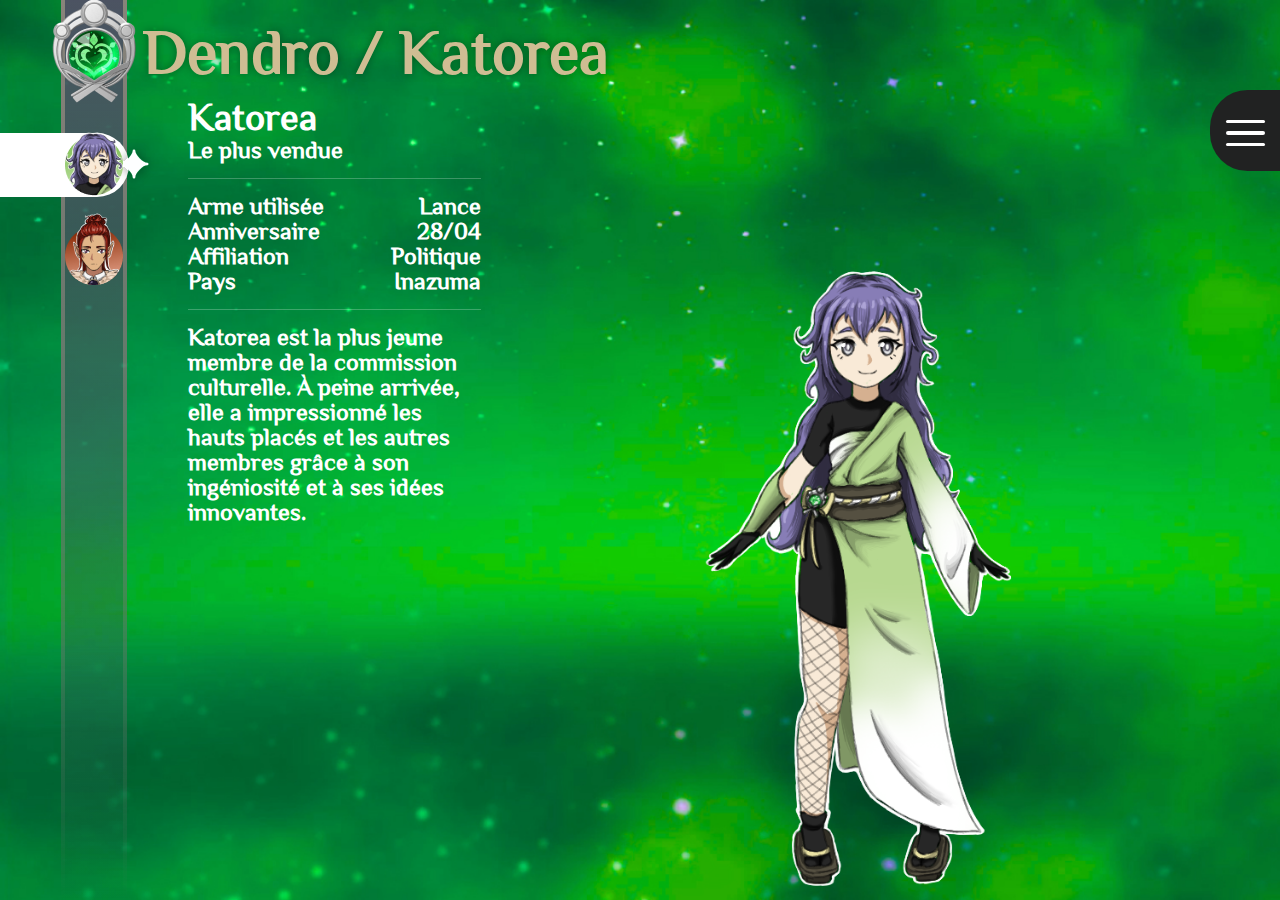
<file: 1charactere.html>
<!DOCTYPE html>
<html lang="fr">

<head>
    <meta charset="UTF-8">
    <meta name="viewport" content="width=device-width, initial-scale=1.0">
    <link rel="stylesheet" href="css/reset.css">
    <link rel="stylesheet" href="font/font.css">
    <link rel="stylesheet" href="css/1charactere.css">
    <link rel="stylesheet" href="css/headeronly.css">
    <link rel="icon" href="image/badge-icone.ico" type="image/png">
    <title>Impact de Genshin - Nos personnages</title>

        <!-- Balises méta pour l'indexation -->
        <meta name="robots" content="index, follow">
        <meta name="googlebot" content="index, follow">
        <meta name="bingbot" content="index, follow">
        <meta name="yahoo-slurp" content="index, follow">
        <meta name="description" content="Découvrez l'impact de Genshin Impact. Explorez les personnages, les données et les analyses sur notre site sur les baniere de Genshin Impact!">

        <!-- Balise canonical pour éviter les problèmes de contenu dupliqué -->
        <link rel="canonical" href="https://impact-genshin.netlify.app/1charactere">
</head>

<div id="conteneur-flou"></div>
<div id="barre-menu">
    <img id="close-nav" src="image/black-close.svg" alt="fermer">
    <nav>
        <div>
            <a href="index.html">
                <h2>Accueil</h2>
            </a>
            <a href="WheelMenu.html">
                <h2>Nos données</h2>
            </a>
            <a href="1charactere.html">
                <h2>Nos personnages</h2>
            </a>
        </div>
        <div style="margin-top: 100px;">
            <a href="mentions.html" style="margin-top: 100%;">
                <h4>Mentions légales</h4>
            </a>
            <div id="menue-menue">
            </div>
        </div>
    </nav>
</div>
<div id="scroll-menue">
    <div id="sanditch-nav" alt="menue"> <div class="trait1"></div><div class="trait2"></div><div class="trait3"></div></div>
</div>

<body>
    <div id="blocHaut">
        <div id="blocGaucheHaut">
            <div id="blocPerso">
                <img class="eyes" src="image/charactere/eyesDendro.png" alt="oeuil divin de inazuma de Dendro" onclick="location.href='index.html';">
                <div class="equar"></div>
                <div class="end"></div>
                <img class="star" src="image/charactere/white-star.svg" alt="">
                <a href="1charactere.html" class="head-contenaire1"><img src="image/charactere/Katorea_profile_2.png" alt="tete de Katorea"></a>
                <a href="2charactere.html" class="head-contenaire2"><img src="image/charactere/Rainer_profile_2.png" alt="tete de Katorea"></a>
                <a href="2charactere.html"><img src="image/charactere/tete2.png" alt="tete de Katorea"></a>
                <a href="1charactere.html"><img src="image/charactere/tete1.png" alt="tete de Rainer"></a>
            </div>
        </div>
        <h1 class="responsive-h1">Dendro / Katorea</h1>
        <div class="conteneur-text">
            <h2>Katorea</h2>
            <h3>Le plus vendue</h3>
            <div class="separation"></div>
            <div class="text-reponce">
                <h3>Arme utilisée</h3>
                <h3>Lance</h3>
            </div>
            <div class="text-reponce">
                <h3>Anniversaire</h3>
                <h3>28/04</h3>
            </div>
            <div class="text-reponce">
                <h3>Affiliation</h3>
                <h3>Politique</h3>
            </div>
            <div class="text-reponce">
                <h3>Pays</h3>
                <h3>Inazuma</h3>
            </div>
            <div class="separation"></div>
            <h3>Katorea est la plus jeune membre de la commission culturelle. À peine arrivée, elle a impressionné les hauts placés et les autres membres grâce à son ingéniosité et à ses idées innovantes.
            </h3>
        </div>
        <div class="contenaire-img">
            <img src="image/Katorea.png" alt="Notre héroine Katorea">
        </div>
        <div class="top-conteneur">
            <h1>Dendro / Katorea</h1>
        </div>
       
        <div class="nav-bas">
            <div class="white"></div>
            <a href="1charactere.html" class="head-contenaire1-responcive"><img src="image/charactere/Katorea_profile_2.png" alt="tete de Katorea"></a>
            <a href="2charactere.html" class="head-contenaire2-responcive"><img src="image/charactere/Rainer_profile_2.png" alt="tete de Katorea"></a>
            <img class="responice-eyes" src="image/charactere/eyesDendro.png" alt="oeuil divin de inazuma de Dendro">
            <a href="1charactere.html"><img class="responcive-head" src="image/charactere/tete2.png" alt="tete de Katorea"></a>
            <a href="2charactere.html"><img class="responcive-head" src="image/charactere/tete1.png" alt="tete de Rainer"></a>
        </div>

    </div>
    <script src="js/header.js"></script>
</body>

</html>
</file>
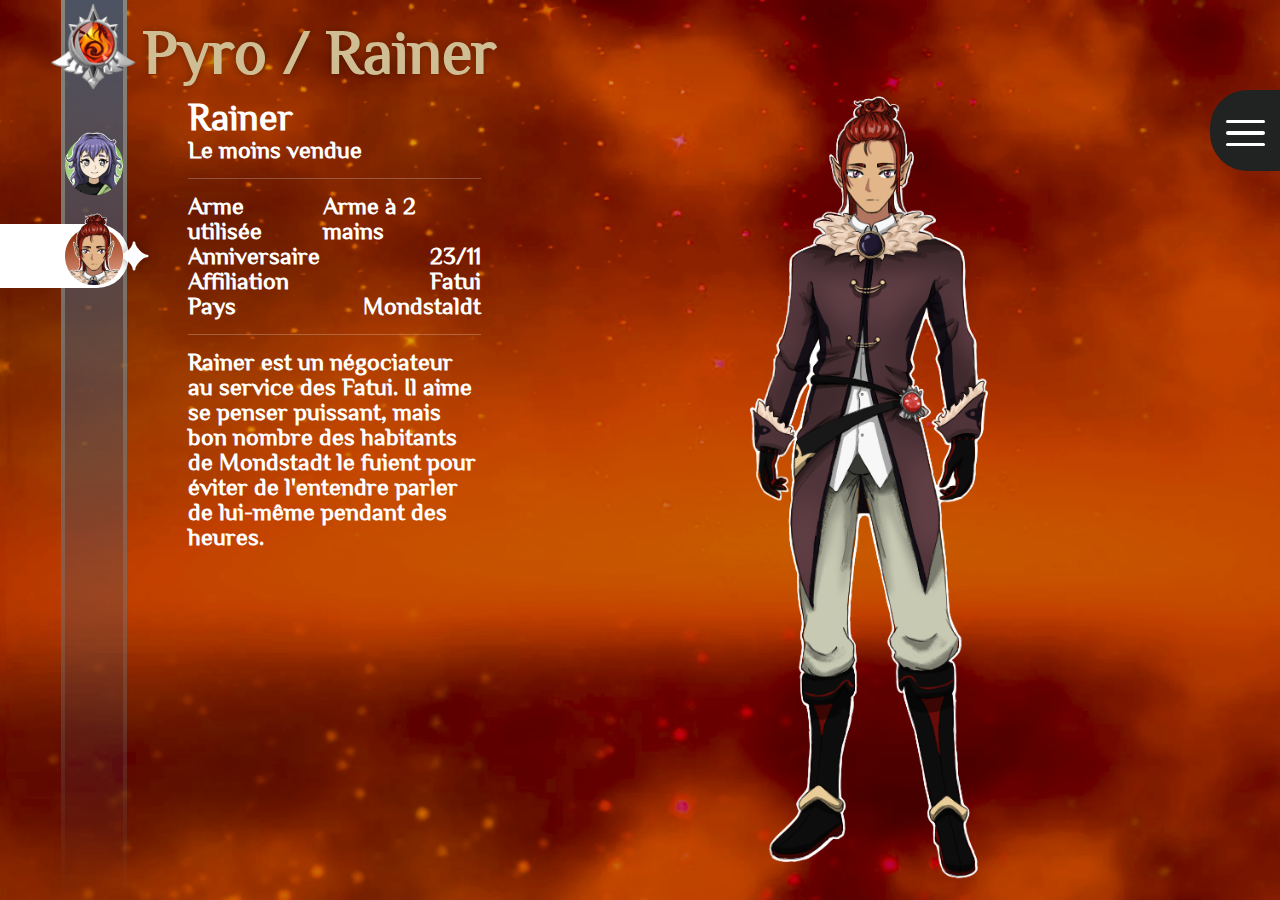
<file: 2charactere.html>
<!DOCTYPE html>
<html lang="fr">

<head>
    <meta charset="UTF-8">
    <meta name="viewport" content="width=device-width, initial-scale=1.0">
    <link rel="stylesheet" href="css/reset.css">
    <link rel="stylesheet" href="font/font.css">
    <link rel="stylesheet" href="css/2charactere.css">
    <link rel="stylesheet" href="css/headeronly.css">
    <link rel="icon" href="image/badge-icone.ico" type="image/png">
    <title>Impact de Genshin - Nos personnages</title>

        <!-- Balises méta pour l'indexation -->
        <meta name="robots" content="index, follow">
        <meta name="googlebot" content="index, follow">
        <meta name="bingbot" content="index, follow">
        <meta name="yahoo-slurp" content="index, follow">
        <meta name="description" content="Découvrez l'impact de Genshin Impact. Explorez les personnages, les données et les analyses sur notre site sur les baniere de Genshin Impact!">

        <!-- Balise canonical pour éviter les problèmes de contenu dupliqué -->
        <link rel="canonical" href="https://impact-genshin.netlify.app/2charactere">
</head>

<body>
    
<div id="conteneur-flou"></div>
<div id="barre-menu">
    <img id="close-nav" src="image/black-close.svg" alt="fermer">
    <nav>
        <div>
            <a href="index.html">
                <h2>Accueil</h2>
            </a>
            <a href="WheelMenu.html">
                <h2>Nos données</h2>
            </a>
            <a href="1charactere.html">
                <h2>Nos personnages</h2>
            </a>
        </div>
        <div style="margin-top: 100px;">
            <a href="mentions.html" style="margin-top: 100%;">
                <h4>Mentions légales</h4>
            </a>
            <div id="menue-menue">
            </div>
        </div>
    </nav>
</div>
<div id="scroll-menue">
    <div id="sanditch-nav" alt="menue"> <div class="trait1"></div><div class="trait2"></div><div class="trait3"></div></div>
</div>

    <div id="blocHaut">
        <div id="blocGaucheHaut">
            <div id="blocPerso">
                <img class="eyes" src="image/charactere/eyesRainer.png" alt="oeuil divin de inazuma de Dendro" onclick="location.href='index.html';">
                <div class="equar"></div>
                <div class="end"></div>
                <img class="star" src="image/charactere/white-star.svg" alt="">
                <a href="1charactere.html" class="head-contenaire1"><img src="image/charactere/Katorea_profile_2.png" alt="tete de Katorea"></a>
                <a href="2charactere.html" class="head-contenaire2"><img src="image/charactere/Rainer_profile_2.png" alt="tete de Katorea"></a>
                <a href="2charactere.html"><img src="image/charactere/tete2.png" alt="tete de Katorea"></a>
                <a href="1charactere.html"><img src="image/charactere/tete1.png" alt="tete de Rainer"></a>
            </div>
        </div>
        <h1 class="responsive-h1">Pyro / Rainer</h1>
        <div class="conteneur-text">
            <h2>Rainer</h2>
            <h3>Le moins vendue</h3>
            <div class="separation"></div>
            <div class="text-reponce">
                <h3>Arme utilisée</h3>
                <h3>Arme à 2 mains</h3>
            </div>
            <div class="text-reponce">
                <h3>Anniversaire</h3>
                <h3>23/11</h3>
            </div>
            <div class="text-reponce">
                <h3>Affiliation</h3>
                <h3>Fatui</h3>
            </div>
            <div class="text-reponce">
                <h3>Pays</h3>
                <h3>Mondstaldt</h3>
            </div>
            <div class="separation"></div>
            <h3>Rainer est un négociateur au service des Fatui. Il aime se penser puissant, mais bon nombre des habitants de Mondstadt le fuient pour éviter de l'entendre parler de lui-même pendant des heures.
            </h3>
        </div>        <div class="contenaire-img">
            <img src="image/Rainer.png" alt="Notre héro Rainer">
        </div>
        <div class="top-conteneur">
            <h1>Pyro / Rainer</h1>
        </div>
        <div class="nav-bas">
            <div class="white"></div>
            <a href="1charactere.html" class="head-contenaire1-responcive"><img src="image/charactere/Katorea_profile_2.png" alt="tete de Katorea"></a>
            <a href="2charactere.html" class="head-contenaire2-responcive"><img src="image/charactere/Rainer_profile_2.png" alt="tete de Katorea"></a>
            <img class="responice-eyes" src="image/charactere/eyesRainer.png" alt="oeuil divin de inazuma de Dendro">
            <a href="1charactere.html"><img class="responcive-head" src="image/charactere/tete2.png" alt="tete de Katorea"></a>
            <a href="2charactere.html"><img class="responcive-head" src="image/charactere/tete1.png" alt="tete de Rainer"></a>

        </div>
    </div>
    <script src="js/header.js"></script>
</body>

</html>
</file>
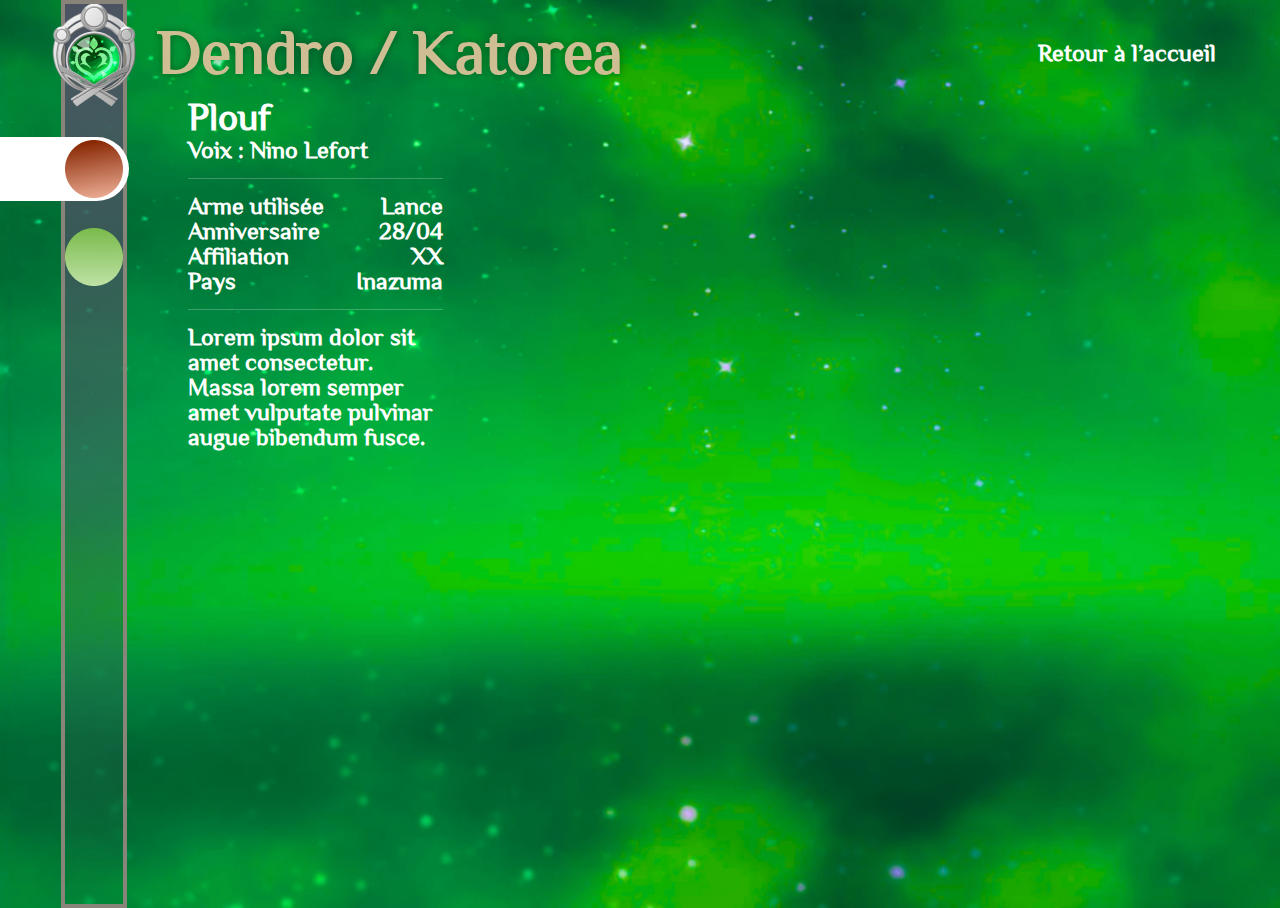
<file: charactere.html>
<!DOCTYPE html>
<html lang="en">

<head>
    <meta charset="UTF-8">
    <meta name="viewport" content="width=device-width, initial-scale=1.0">
    <link rel="stylesheet" href="css/reset.css">

    <link rel="stylesheet" href="font/font.css">
    <link rel="stylesheet" href="css/charactere.css">
    <title>Impact de Genshin - Nos personnages</title>
</head>

<body>
    <div id="blocHaut">
        <div id="blocGaucheHaut">
            <div id="blocPerso">
                <img class="eyes" src="image/charactere/eyesDendro.png" alt="oeuil divin de inazuma de Dendro">
                <div class="equar"></div>
                <div class="end"></div>
                <img src="image/charactere/tete1.png" alt="tete de Katorea">
                <img src="image/charactere/tete2.png" alt="tete de Rainer">
            </div>
        </div>
        <div class="conteneur-text">
            <h2>Plouf</h2>
            <h3>Voix : Nino Lefort</h3>
            <div class="separation"></div>
            <div class="text-reponce">
                <h3>Arme utilisée</h3>
                <h3>Lance</h3>
            </div>
            <div class="text-reponce">
                <h3>Anniversaire</h3>
                <h3>28/04</h3>
            </div>
            <div class="text-reponce">
                <h3>Affiliation</h3>
                <h3>XX</h3>
            </div>
            <div class="text-reponce">
                <h3>Pays</h3>
                <h3>Inazuma</h3>
            </div>
            <div class="separation"></div>
            <h3>Lorem ipsum dolor sit amet consectetur. Massa lorem semper amet vulputate pulvinar augue bibendum fusce.
            </h3>
        </div>
        <div class="top-conteneur">
            <h1>Dendro / Katorea</h1>
           <a href="index.html"><h3>Retour à l’accueil</h3></a> 
        </div>
    </div>
</body>

</html>
</file>
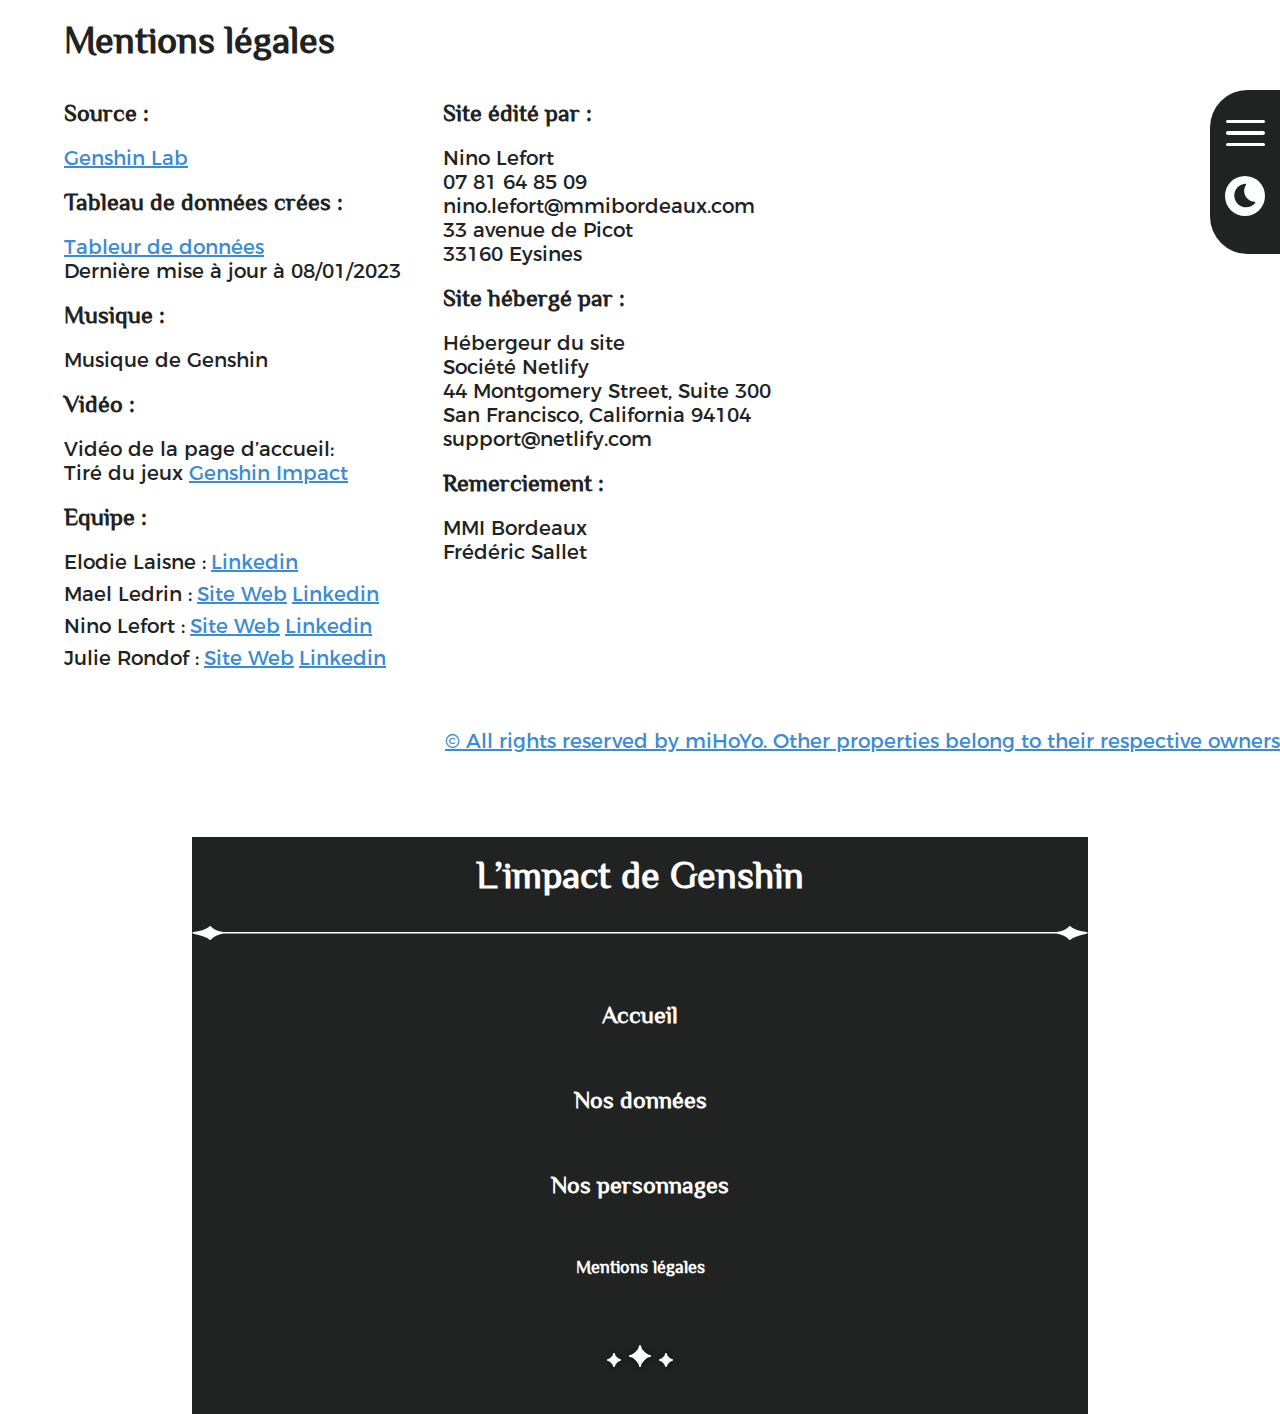
<file: mentions.html>
<!DOCTYPE html>
<html lang="fr">

<head>
    <meta charset="UTF-8">
    <meta name="viewport" content="width=device-width, initial-scale=1.0">
    <link rel="stylesheet" href="css/reset.css">
    <link rel="stylesheet" href="css/mentions.css">
    <link rel="stylesheet" href="css/header_footer.css">
    <link rel="stylesheet" href="font/font.css">
    <link rel="icon" href="image/badge-icone.ico" type="image/png">
    <title>Impact de Genshin - Mentions légales</title>

        <!-- Balises méta pour l'indexation -->
        <meta name="robots" content="index, follow">
        <meta name="googlebot" content="index, follow">
        <meta name="bingbot" content="index, follow">
        <meta name="yahoo-slurp" content="index, follow">
        <meta name="description" content="Découvrez l'impact de Genshin Impact. Explorez les personnages, les données et les analyses sur notre site sur les baniere de Genshin Impact!">

        <!-- Balise canonical pour éviter les problèmes de contenu dupliqué -->
        <link rel="canonical" href="https://impact-genshin.netlify.app/mentions">
</head>

<body>
    <div id="conteneur-flou"></div>
    <div id="barre-menu">
        <img id="close-nav" src="image/black-close.svg" alt="fermer">
        <nav>
            <div>
                <a href="index.html">
                    <h2>Accueil</h2>
                </a>
                <a href="WheelMenu.html">
                    <h2>Nos données</h2>
                </a>
                <a href="1charactere.html">
                    <h2>Nos personnages</h2>
                </a>
            </div>
            <div style="margin-top: 100px;">
                <a href="mentions.html" style="margin-top: 100%;">
                    <h4>Mentions légales</h4>
                </a>
                <div id="menue-menue">
                    <img id="day-menue" src="image/white-night.svg" alt="mode jour/nuit">
                </div>
            </div>
        </nav>
    </div>
    <div id="scroll-menue">
        <div id="sanditch-nav" alt="menue"> <div class="trait1"></div><div class="trait2"></div><div class="trait3"></div></div>
        <img id="day-nav" src="image/white-night.svg" alt="mode jour/nuit">
    </div>
    <div class="contenaire">
        <h2 class="h4">Mentions légales</h4>
        <div class="text-contenaire">
            <div class="text-box1">
                <h3 class="h3">Source :</h3>
                <p class="p"><a id="a" target="_blank"
                        href="https://genshinlab.com/genshin-impact-revenue-chart/">Genshin Lab</a></p>

                <h3 class="h3">Tableau de données crées :</h3>
                <p class="p"><a id="a" target="_blank"
                        href="https://docs.google.com/spreadsheets/d/1gyHDBqRzyk1E1J7hyVR2AcEhotUTDCheKO6kVbVHACk/edit?usp=sharing">Tableur
                        de données</a></p>

                <p class="p">Dernière mise à jour à 08/01/2023</p>

                <h3 class="h3">Musique :</h3>
                <p class="p">Musique de Genshin</p>

                <h3 class="h3">Vidéo :</h3>
                <p class="p">Vidéo de la page d’accueil:</p>
                <p class="p">Tiré du jeux <a id="a" target="_blank" href="https://genshin.hoyoverse.com/fr">Genshin
                        Impact</a></p>
                <h3 class="h3">Equipe :</h3>
                <div class="link-name">
                    <p class="p">Elodie Laisne :</p>
                    <p class="p"><a id="a" target="_blank"
                            href="https://www.linkedin.com/in/elodie-laisne-a12987252/">Linkedin</a></p>
                </div>
                <div class="link-name">
                    <p class="p">Mael Ledrin :</p>
                    <p class="p"><a id="a" target="_blank" href="https://thesloum-ml.netlify.app/">Site Web</a></p>
                    <p class="p"><a id="a" target="_blank"
                            href="https://www.linkedin.com/in/ma%C3%ABl-l-900945252/">Linkedin</a></p>
                </div>
                <div class="link-name">
                    <p class="p">Nino Lefort :</p>
                    <p class="p"><a id="a" target="_blank" href="https://nino-lefort-cv.netlify.app/">Site Web</a></p>
                    <p class="p"><a id="a" target="_blank"
                            href="https://www.linkedin.com/in/nino-lefort-6b0938251/">Linkedin</a></p>
                </div>
                <div class="link-name">
                    <p class="p">Julie Rondof :</p>
                    <p class="p"><a id="a" target="_blank" href="https://portfoliorondof.netlify.app/">Site Web</a></p>
                    <p class="p"><a id="a" target="_blank" href="https://www.linkedin.com/in/julie-rondof/">Linkedin</a>
                    </p>
                </div>
            </div>
            <div class="espacement-contenaire"></div>
            <div>
                <h3 class="h3">Site édité par :</h3>
                <p class="p">Nino Lefort</p>
                <p class="p">07 81 64 85 09</p>
                <p class="p">nino.lefort@mmibordeaux.com</p>
                <p class="p">33 avenue de Picot</p>
                <p class="p">33160 Eysines</p>

                <h3 class="h3">Site hébergé par :</h3>
                <p class="p">Hébergeur du site</p>
                <p class="p">Société Netlify</p>
                <p class="p">44 Montgomery Street, Suite 300</p>
                <p class="p">San Francisco, California 94104</p>
                <p class="p">support@netlify.com</p>

                <h3 class="h3">Remerciement :</h3>
                <p class="p">MMI Bordeaux</p>
                <p class="p">Frédéric Sallet</p>
            </div>
        </div>
    </div>
    <div class="copy">
        <p class="p"><a id="a" href="https://www.hoyolab.com/article/143107">© All rights reserved by miHoYo. Other
                properties belong to their respective owners</a></p>
    </div>
    <footer id="footer">
        <h2 style="color: white;">L’impact de Genshin</h2>
        <img class="separation-svg-footer" src="image/footer-limitation.svg" alt="">
        <div class="espacement-footer"></div>
        <a href="index.html">
            <h3>Accueil</h3>
        </a>
        <div class="espacement-footer"></div>
        <a href="WheelMenu.html">
            <h3>Nos données</h3>
        </a>
        <div class="espacement-footer"></div>
        <a href="1charactere.html">
            <h3>Nos personnages</h3>
        </a>
        <div class="espacement-footer"></div>
        <a href="mentions.html">
            <h4>Mentions légales</h4>
        </a>
        <div class="espacement-footer"></div>
        <a href="https://www.youtube.com/watch?v=4xnsmyI5KMQ&t=28s&pp=ygUNZHJhZ29uIGRhbmNlIA%3D%3D"><img
                src="image/star-footer.svg" alt="">
    </footer>
    <script src="js/footer_header.js"></script>
</body>

</html>
</file>
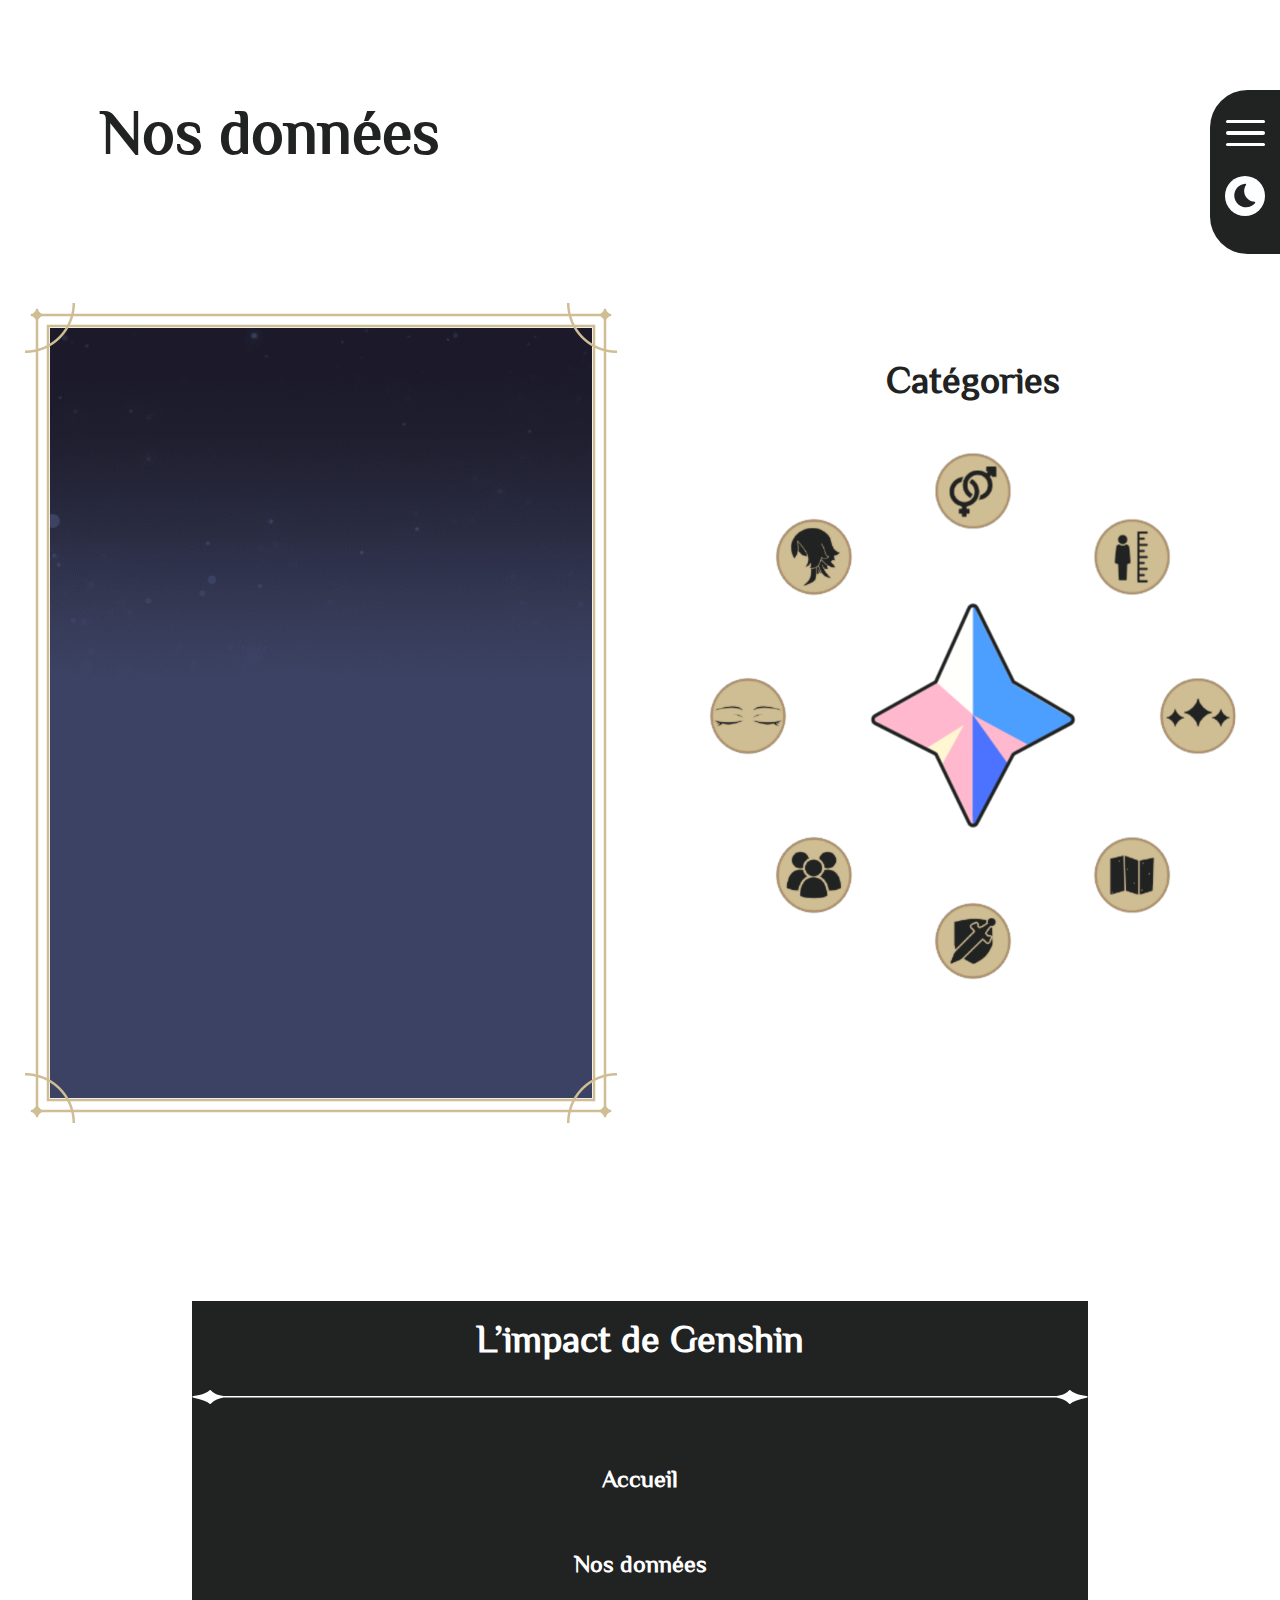
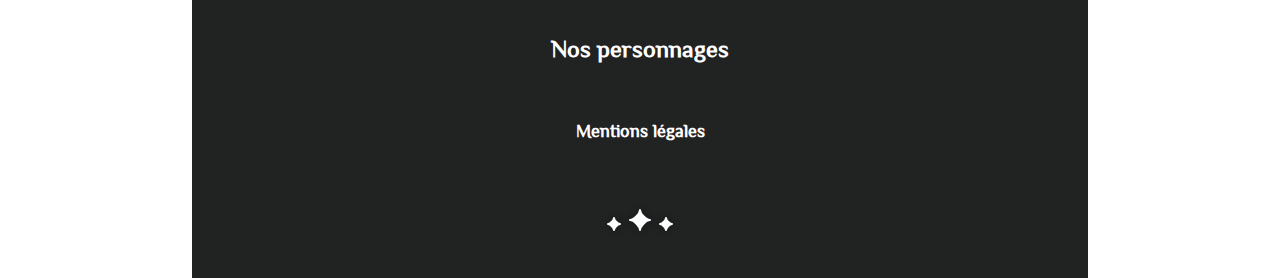
<file: WheelMenu.html>
<!DOCTYPE html>
<html lang="fr">
<head>
  <meta charset="UTF-8">
  <meta name="viewport" content="width=device-width, initial-scale=1.0">
  <link rel="stylesheet" href="css/info.css">
  <link rel="stylesheet" href="css/reset.css">
  <link rel="stylesheet" href="css/header_footer.css">
  <link rel="stylesheet" href="font/font.css">
  <link rel="icon" href="image/badge-icone.ico" type="image/png">
  <title>Impact de Genshin - Nos données</title>

      <!-- Balises méta pour l'indexation -->
      <meta name="robots" content="index, follow">
      <meta name="googlebot" content="index, follow">
      <meta name="bingbot" content="index, follow">
      <meta name="yahoo-slurp" content="index, follow">
      <meta name="description" content="Découvrez l'impact de Genshin Impact. Explorez les personnages, les données et les analyses sur notre site sur les baniere de Genshin Impact!">

      <!-- Balise canonical pour éviter les problèmes de contenu dupliqué -->
      <link rel="canonical" href="https://impact-genshin.netlify.app/wheelmenu">
</head>
<body>
    <h1 class="BIGTITLE textL" >Nos données</h1>
    <p style="width: 80%; padding-left:10%;" class="textP">Bénéfices par personnage selon leur caractéristiques</p>
    <div class="bodyflex">
    <div id="conteneur-flou"></div>
    <div id="barre-menu">
        <img id="close-nav" src="image/black-close.svg" alt="">
        <nav>
            <div>
                <a href="index.html">
                    <h2>Accueil</h2>
                </a>
                <a href="WheelMenu.html">
                    <h2>Nos données</h2>
                </a>
                <a href="1charactere.html">
                    <h2>Nos personnages</h2>
                </a>
            </div>
            <div style="margin-top: 100px;">
                <a href="mentions.html" style="margin-top: 100%;">
                    <h4>Mentions légales</h4>
                </a>
                <div id="menue-menue">
                    <img id="day-menue" src="image/white-night.svg" alt="">
                </div>
            </div>
        </nav>
    </div>
    <div id="scroll-menue">
        <div id="sanditch-nav" alt="menue"> <div class="trait1"></div><div class="trait2"></div><div class="trait3"></div></div>
        <img id="day-nav" src="image/white-night.svg" alt="">
    </div>
    
<div class="information-container">
    <div class="information-box-back information-box " id="informationBoxBack">
        <div class="info-border">
        <div class="information">
            </div>
        </div>
    </div>
    
    <div class="information-box-elements information-box" id="informationBoxElements">
        <div class="info-border">
        <div class="information">
            <div class="title">
                <h1>Éléments</h1>
                <p class="textTitle">Moyenne de bénéfice par personnage selon son élément.</p>
                <img src="image/Union.svg" alt="" class="exit" onclick="toggleInformationBoxes()">
            </div>
            <div class="graph">
                <div class="bar-graph">
                    <p>Dendro</p>
                    <div class="bar-label"></div>
                    <div class="bar" style="width: 80%; background-color:#CFBD93">
                        <p class="top">21,8Md $<p>
                    </div>
                </div>
                <div class="bar-graph">
                    <p>Hydro</p>
                    <div class="bar-label"></div>
                    <div class="bar" style="width: 77.4%; background-color: #FDFEFF;">
                        <p>21,1Md $</p>
                    </div>
                </div>
                <div class="bar-graph">
                    <p>Anémo</p>
                    <div class="bar-label"></div>
                    <div class="bar" style="width: 71.2%; background-color: #FDFEFF;">
                        <p>19,4Md $</p>
                    </div>
                </div>
                <div class="bar-graph">
                    <p>Cryo</p>
                    <div class="bar-label"></div>
                    <div class="bar" style="width: 70.8%; background-color: #FDFEFF;">
                        <p>19,3Md $</p>
                    </div>
                </div>
                <div class="bar-graph">
                    <p>Électro</p>
                    <div class="bar-label"></div>
                    <div class="bar" style="width: 66%; background-color: #FDFEFF;">
                        <p>18Md $</p>
                    </div>
                </div>
                <div class="bar-graph">
                    <p>Géo</p>
                    <div class="bar-label"></div>
                    <div class="bar" style="width: 61.6%; background-color: #FDFEFF;">
                        <p>16,8Md $</p>
                    </div>
                </div>
                <div class="bar-graph">
                    <p>Pyro</p>
                    <div class="bar-label"></div>
                    <div class="bar" style="width: 59.4%; background-color: #212222;">
                        <p class="bottom">16,2Md $</p>
                    </div>
                </div>
                  </div>
            </div>
        
        </div>
    </div>
    <div class="information-box-contry information-box" id="informationBoxContry">
        <div class="info-border">
        <div class="information">
            <div class="title">
                <h1>Pays</h1>
                <p class="textTitle">Moyenne de bénéfice par personnage selon son pays.</p>
                <img src="image/Union.svg" alt="" class="exit" onclick="toggleInformationBoxes()">
            </div>
            <div class="graph">
                <div class="bar-graph">
                    <p>Inazuma</p>
                    <div class="bar-label"></div>
                    <div class="bar" style="width: 80%; background-color: #CFBD93;">
                        <p class="top">21,5Md $</p>
                    </div>
                </div>
                <div class="bar-graph">
                    <p>Liyue</p>
                    <div class="bar-label"></div>
                    <div class="bar" style="width: 73.3%; background-color: #FDFEFF;">
                        <p>19,7Md $</p>
                    </div>
                </div>
                <div class="bar-graph">
                    <p>Sumeru</p>
                    <div class="bar-label"></div>
                    <div class="bar" style="width: 71.4%; background-color: #FDFEFF;">
                        <p>19,2Md $</p>
                    </div>
                </div>
                <div class="bar-graph">
                    <p>Fontaine</p>
                    <div class="bar-label"></div>
                    <div class="bar" style="width: 68.1%; background-color: #FDFEFF;">
                        <p>18,3Md $</p>
                    </div>
                </div>
                <div class="bar-graph">
                    <p>Mondstaldt</p>
                    <div class="bar-label"></div>
                    <div class="bar" style="width: 58%; background-color: #212222;">
                        <p class="bottom">15,6Md $</p>
                    </div>
                </div>
            </div>
        </div>
        </div>
    </div>
    <div class="information-box-weapon information-box" id="informationBoxWeapon">  
        <div class="info-border">
        <div class="information">
        <div class="title">
            <h1>Arme</h1>
            <p class="textTitle">Moyenne de bénéfice par personnage selon son arme.</p>
            <img src="image/Union.svg" alt="" class="exit" onclick="toggleInformationBoxes()">
        </div>
        <div class="graph">
            <div class="bar-graph">
                <p>Lance</p>
                <div class="bar-label"></div>
                <div class="bar" style="width: 80%;background-color: #CFBD93;">
                    <p class="top">22,9Md $</p>
                </div>
            </div>
            <div class="bar-graph">
                <p>Épée</p>
                <div class="bar-label"></div>
                <div class="bar" style="width: 71.2%;background-color: #FDFEFF;">
                    <p>20,4Md $</p>
                </div>
            </div>
            <div class="bar-graph">
                <p>Arc</p>
                <div class="bar-label"></div>
                <div class="bar" style="width: 62.5%;background-color: #FDFEFF;">
                    <p>17,9Md $</p>
                </div>
            </div>
            <div class="bar-graph">
                <p>Catlyseur</p>
                <div class="bar-label"></div>
                <div class="bar" style="width: 62.2%;background-color: #FDFEFF;">
                    <p>17,8Md $</p>
                </div>
            </div>
            <div class="bar-graph">
                <p>Épée à deux mains</p>
                <div class="bar-label"></div>
                <div class="bar" style="width: 53.4%; background-color: #212222;">
                    <p class="bottom">15,3Md $</p>
                </div>
            </div>
              </div>
        </div>
    
    </div>
    </div>
    <div class="information-box-affiliations information-box" id="informationBoxAffiliations">
        <div class="info-border">
        <div class="information">
            <div class="title">
                <h1>Affiliations</h1>
                <p class="textTitle">Moyenne de bénéfice par personnage selon son affiliation.</p>
                <img src="image/Union.svg" alt="" class="exit" onclick="toggleInformationBoxes()">
            </div>
            <div class="graph">
                <div class="bar-graph">
                    <p>Politique</p>
                    <div class="bar-label"></div>
                    <div class="bar" style="width: 80%; background-color: #CFBD93;">
                        <p class="top">23,2Md $</p>
                    </div>
                </div>
                <div class="bar-graph">
                    <p>Créature mythique</p>
                    <div class="bar-label"></div>
                    <div class="bar" style="width: 72%; background-color: #FDFEFF;">
                        <p>20,9Md $</p>
                    </div>
                </div>
                <div class="bar-graph">
                    <p>Commerces</p>
                    <div class="bar-label"></div>
                    <div class="bar" style="width: 63.1%; background-color: #FDFEFF;">
                        <p>18,3Md $</p>
                    </div>
                </div>
                <div class="bar-graph">
                    <p>Chef d'un groupe</p>
                    <div class="bar-label"></div>
                    <div class="bar" style="width: 59.6%; background-color: #FDFEFF;">
                        <p>17,3Md $</p>
                    </div>
                </div>
                <div class="bar-graph">
                    <p>Villes "citoyen lambda"</p>
                    <div class="bar-label"></div>
                    <div class="bar" style="width: 57.6%; background-color: #FDFEFF;">
                        <p>16,7Md $</p>
                    </div>
                </div>
                <div class="bar-graph">
                    <p>Militaire</p>
                    <div class="bar-label"></div>
                    <div class="bar" style="width: 52.7%; background-color: #FDFEFF;">
                        <p>15,3Md $</p>
                    </div>
                </div>
                <div class="bar-graph">
                    <p>Éxécuteur</p>
                    <div class="bar-label"></div>
                    <div class="bar" style="width: 50.3%; background-color: #212222;">
                        <p class="bottom">14,6Md $</p>
                    </div>
                </div>
                  </div>
            </div>
        
        </div>
    </div>
    <div class="information-box-eye information-box" id="informationBoxEye">
        <div class="info-border">
        <div class="information">
            <div class="title">
                <h1>Yeux</h1>
                <p class="textTitle">Moyenne de bénéfice par personnage selon la couleur de ses yeux.</p>
                <img src="image/Union.svg" alt="" class="exit" onclick="toggleInformationBoxes()">
            </div>
            <div class="graph">
                <div class="bar-graph">
                    <p>Gris</p>
                    <div class="bar-label"></div>
                    <div class="bar" style="width: 80%; background-color: #CFBD93;">
                        <p class="top">29,5Md $</p>
                    </div>
                </div>
                  <div class="bar-graph">
                    <p>Vert</p>
                      <div class="bar-label"></div>
                      <div class="bar" style="width: calc(77.5%); background-color: #FDFEFF;">
                        <p>22,8Md $</p>
                      </div>
                  </div>
                  <div class="bar-graph">
                    <p>Jaune</p>
                      <div class="bar-label"></div>
                      <div class="bar" style="width: calc(75.4%); background-color: #FDFEFF;">
                        <p>22,2Md $</p>
                      </div>
                  </div>
                  <div class="bar-graph">
                    <p>Violet</p>
                      <div class="bar-label"></div>
                      <div class="bar" style="width: calc(67.5%); background-color: #FDFEFF;">
                        <p>19,8Md $</p>
                      </div>
                  </div>
                  <div class="bar-graph">
                    <p>Rouge</p>
                      <div class="bar-label"></div>
                      <div class="bar" style="width: 64.6%; background-color: #FDFEFF; padding-bottom: 20px;">
                        <p>19Md $</p>
                      </div>
                  </div>
                  <div class="bar-graph">
                    <p>Multicolore</p>
                      <div class="bar-label"></div>
                      <div class="bar" style="width: 63.8%; background-color: #FDFEFF; padding:0; ">
                        <p>18,8Md $</p>
                      </div>
                  </div>
                  <div class="bar-graph">
                    <p>Bleu</p>
                      <div class="bar-label"></div>
                      <div class="bar" style="width: 57.5%; background-color: #FDFEFF;">
                        <p>16,9Md $</p>
                      </div>
                  </div>
                  <div class="bar-graph">
                    <p>Orange</p>
                      <div class="bar-label"></div>
                      <div class="bar" style="width: 56.5%; background-color: #FDFEFF;">
                        <p>16,6Md $</p>
                      </div>
                  </div>
                  <div class="bar-graph">
                    <p>Rose</p>
                      <div class="bar-label"></div>
                      <div class="bar" style="width: 39.6%; background-color: #212222;">
                        <p class="bottom">11,6Md $</p>
                      </div>
                  </div>
                  </div>
            </div>
        
        </div>
    </div>
    <div class="information-box-hair information-box" id="informationBoxHair">
        <div class="info-border">
        <div class="information">
            <div class="title">
                <h1>Cheveux</h1>
                <p class="textTitle">Moyenne de bénéfice par personnage selon la couleur de ses cheveux.</p>
                <img src="image/Union.svg" alt="" class="exit" onclick="toggleInformationBoxes()">
            </div>
            <div class="graph">             
                        <div class="bar-graph">
                            <p>Violet</p>
                            <div class="bar-label"></div>
                            <div class="bar" style="width: 80%; background-color: #CFBD93;">
                                <p class="top">22,1Md $</p>
                            </div>
                        </div>
                        <div class="bar-graph">
                            <p>Blanc</p>
                            <div class="bar-label"></div>
                            <div class="bar" style="width: 77.1%; background-color: #FDFEFF;">
                                <p>21,3Md $</p>
                            </div>
                        </div>
                        <div class="bar-graph">
                            <p>Marron</p>
                            <div class="bar-label"></div>
                            <div class="bar" style="width: 73.5%; background-color: #FDFEFF;">
                                <p>20,3Md $</p>
                            </div>
                        </div>
                        <div class="bar-graph">
                            <p>Bleu</p>
                            <div class="bar-label"></div>
                            <div class="bar" style="width: 73.5%; background-color: #FDFEFF;">
                                <p>20,3Md $</p>
                            </div>
                        </div>
                        <div class="bar-graph">
                            <p>Vert</p>
                            <div class="bar-label"></div>
                            <div class="bar" style="width: 72.7%; background-color: #FDFEFF;">
                                <p>20,1Md $</p>
                            </div>
                        </div>
                        <div class="bar-graph">
                            <p>Noir</p>
                            <div class="bar-label"></div>
                            <div class="bar" style="width: 66.2%; background-color: #FDFEFF;">
                                <p>18,3Md $</p>
                            </div>
                        </div>
                        <div class="bar-graph">
                            <p>Gris</p>
                            <div class="bar-label"></div>
                            <div class="bar" style="width: 64.8%; background-color: #FDFEFF;">
                                <p>17,9Md $</p>
                            </div>
                        </div>
                        <div class="bar-graph">
                            <p>Rose</p>
                            <div class="bar-label"></div>
                            <div class="bar" style="width: 62.9%; background-color: #FDFEFF;">
                                <p>16,6Md $</p>
                            </div>
                        </div>
                        <div class="bar-graph">
                            <p>Roux</p>
                            <div class="bar-label"></div>
                            <div class="bar" style="width: 59.7%; background-color: #FDFEFF;">
                                <p>16,5Md $</p>
                            </div>
                        </div>
                        <div class="bar-graph">
                            <p>Blond</p>
                            <div class="bar-label"></div>
                            <div class="bar" style="width: 52.5%; background-color: #FDFEFF;">
                                <p>14,6Md $</p>
                            </div>
                        </div>
                        <div class="bar-graph">
                            <p>Rouge</p>
                            <div class="bar-label"></div>
                            <div class="bar" style="width: 0%; background-color: #212222;">
                                <p style="color: white;">0</p>
                            </div>
                        </div>
                  </div>
            </div>
        
        </div>
    </div>
    <div class="information-box-gender information-box" id="informationBoxGender">
        <div class="info-border">
        <div class="information">
            <div class="title">
                <h1>Genres</h1>
                <p class="textTitle">Moyenne de bénéfice par personnage selon son genre.</p>
                <img src="image/Union.svg" alt="" class="exit" onclick="toggleInformationBoxes()">
            </div>
                <div class="graph">
                    <div class="bar-graph">
                        <p>Femme</p>
                        <div class="bar-label"></div>
                        <div class="bar" style="width: 80%; background-color: #CFBD93;">
                            <p class="top">21,3Md $</p>
                        </div>
                    </div>
                    <div class="bar-graph">
                        <p>Homme</p>
                        <div class="bar-label"></div>
                        <div class="bar" style="width: 62.7%; background-color: #212222;">
                            <p class="bottom">16,7Md $</p>
                        </div>
                    </div>
                </div>
            </div>
        
        </div>
    </div>
    <div class="information-box-height information-box" id="informationBoxHeight">
        <div class="info-border">
        <div class="information">
            <div class="title">
                <h1>Taille</h1>
                <p class="textTitle">Moyenne de bénéfice par personnage selon sa taille.</p>
                <img src="image/Union.svg" alt="" class="exit" onclick="toggleInformationBoxes()">
            </div>
            <div class="graph">
                <div class="bar-graph">
                    <p>Petit</p>
                    <div class="bar-label" style="background-color: #CFBD93;"></div>
                    <div class="bar" style="width: 80%; background-color: #CFBD93;">
                        <p class="top">23,1Md $</p>
                    </div>
                  </div>
                  <div class="bar-graph">
                    <p>Moyen</p>
                      <div class="bar-label" style="background-color: #FDFEFF;"></div>
                      <div class="bar" style="width: 65.4%; background-color: #FDFEFF;">
                        <p>18,9Md $</p>
                      </div>
                  </div>
                  <div class="bar-graph">
                    <p>Grand</p>
                      <div class="bar-label" style="background-color: #212222;"></div>
                      <div class="bar" style="width: 64.8%; background-color: #212222;">
                        <p class="bottom">18,7Md $</p>
                      </div>
                  </div>
                  </div>
            </div>
        
        </div>
    </div>
</div>

<div class="wheel-box">
    <h2 style="position: absolute; top: 40vh;"" class="mobi textL">Catégories</h2>
<div class="wheel-container">
    <img src="image/Center.svg" alt="" class="center">
  <div class="wheel-item item-1">
    <div class="text-container">
        <div class="icon"><img src="image/Effects.png" class="ico"  onclick="showInformationBox('informationBoxElements')" alt=""> </div>
    </div>
  </div>
  <div class="wheel-item item-2">
    <div class="text-container">
        <div class="icon"><img src="image/Contry.png" class="ico" onclick="showInformationBox('informationBoxContry')" alt=""></div>
    </div>
  </div>
  <div class="wheel-item item-3">
    <div class="text-container">
        <div class="icon"><img src="image/Weapon.png" class="ico" onclick="showInformationBox('informationBoxWeapon')" alt=""></div>
    </div>
  </div>
  <div class="wheel-item item-4">
    <div class="text-container">
        <div class="icon"><img src="image/Affiliations.png" class="ico" onclick="showInformationBox('informationBoxAffiliations')" alt=""></div>
    </div>
  </div>
  <div class="wheel-item item-5">
    <div class="text-container">
        <div class="icon"><img src="image/Eyes.png" class="ico" onclick="showInformationBox('informationBoxEye')" alt=""></div>
    </div>
  </div>
  <div class="wheel-item item-6">
    <div class="text-container">
        <div class="icon"><img src="image/Hair.png" class="ico" onclick="showInformationBox('informationBoxHair')" alt=""></div>
    </div>
  </div>
  <div class="wheel-item item-7">
    <div class="text-container">
        <div class="icon"><img src="image/Gender.png" class="ico" onclick="showInformationBox('informationBoxGender')" alt=""></div>
    </div>
  </div>
  <div class="wheel-item item-8">
    <div class="text-container">
        <div class="icon"><img src="image/Height.png" class="ico" onclick="showInformationBox('informationBoxHeight')" alt=""></div>
    </div>
  </div>
</div>
</div>
</div>

<footer id="footer">
    <h2 style="color: white;">L’impact de Genshin</h2>
    <img class="separation-svg-footer" src="image/footer-limitation.svg" alt="">
    <div class="espacement-footer"></div>
    <a href="index.html">
        <h3>Accueil</h3>
    </a>
    <div class="espacement-footer"></div>
    <a href="WheelMenu.html">
        <h3>Nos données</h3>
    </a>
    <div class="espacement-footer"></div>
    <a href="1charactere.html">
        <h3>Nos personnages</h3>
    </a>
    <div class="espacement-footer"></div>
    <a href="mentions.html">
        <h4>Mentions légales</h4>
    </a>
    <div class="espacement-footer"></div>
    <a href="https://www.youtube.com/watch?v=4xnsmyI5KMQ&t=28s&pp=ygUNZHJhZ29uIGRhbmNlIA%3D%3D"><img src="image/star-footer.svg" alt="">
</footer>
<script src="js/footer_header.js"></script>
<script src="js/info.js"></script>


</body>
</html>
</file>
<file: font/font.css>
@font-face {
    font-family: 'Philosopher';
    src: url('Philosopher-Regular.ttf') format('truetype'); /* Utilisez 'truetype' pour les fichiers TTF */
    font-weight: normal;
    font-style: normal;
}

@font-face {
    font-family: 'Montserrat';
    src: url('Montserrat-Regular.otf') format('opentype'); /* Utilisez 'opentype' pour les fichiers OTF */
    font-weight: normal;
    font-style: normal;
}

body {
    font-family: 'Philosopher', 'Montserrat', sans-serif; /* Utilisez une liste de polices séparées par des virgules */
}

h1 {
    z-index: 1;
    color: #FFF;
    text-shadow: 0px 0px 8px rgba(0, 0, 0, 0.35);
    font-family: Philosopher;
    font-size: 62px;
    font-style: normal;
    font-weight: 700;
    line-height: normal;
}

h2 {
    z-index: 1;
    color: #212222;
    font-family: Philosopher;
    font-size: 38px;
    font-style: normal;
    font-weight: 700;
    line-height: normal;
}


h3 {
    color: #FFF;
    font-family: Philosopher;
    font-size: 24px;
    font-style: normal;
    font-weight: 700;
    line-height: normal;
}

h4 {
    color: #fff;
    font-family: Philosopher;
    font-size: 18px;
    font-style: normal;
    font-weight: 700;
    line-height: normal;
}


p {
    color: #212222;
    font-family: 'Montserrat', sans-serif;
    font-size: 20px;
    font-style: normal;
    font-weight: 400;
    line-height: normal;
}
</file>
<file: css/1charactere.css>
body {
    background-image: url('../image/charactere/backgroundDendro.jpg');
    background-size: cover;

}

.top-conteneur {
    margin-top: 20px;
    display: flex;
    justify-content: space-between;
    width: 100%;
    align-items: center;
    height: fit-content;
}

.contenaire-img {
    position: absolute;
    margin-top: 80px;
    margin-left: 55%;
    bottom: 0;
}

.contenaire-img img {

    height: 70vh;
    width: auto;
}

a {
    text-decoration: none;
    z-index: 2;
}

a:hover {
    text-decoration: underline;
    text-decoration-color: #fff;
}

h1 {
    color: #CFBD93;
    margin-left: calc(-40% + -45px);

}

h2 {
    color: #fff;
}

#blocPerso .eyes {
    cursor: pointer;
    margin-left: -16px;
    width: 88px;
    height: 109px;
}

#blocPerso img {
    margin-bottom: 30px;
    z-index: 2;
}

.equar {
    left: 0;
    margin-top: 133px;
    position: absolute;
    z-index: 1;
    background-color: #fff;
    width: 5%;
    height: 64px;
}

.end {
    left: 0;
    margin-left: 5%;
    margin-top: 133px;
    position: absolute;
    z-index: 1;
    border-radius: 0 32px 32px 0;
    background-color: #fff;
    width: 65px;
    height: 64px;
}

.star {
    left: 0;
    margin-left: calc(5% + 45px);
    margin-top: 139px;
    position: absolute;
    z-index: 1;
    height: 50px;
    width: auto;
}

#blocPerso {

    display: flex;
    flex-direction: column;
    width: 58px;
    height: 75px;
    flex-shrink: 0;
}

#blocGaucheHaut {
    justify-content: center;
    top: 0;
    width: 75px;
    margin-left: 5%;
    display: flex;
    border-left: 4px solid #88847A;
    border-right: 4px solid #88847A;
    border-top: none;
    border-bottom: none;
    border-image: linear-gradient(to bottom, #88847A, #88847A00);
    border-image-slice: 1;
    height: 100vh;
    background: linear-gradient(180deg, #4C5362 0%, rgba(76, 83, 98, 0.00) 100%);
}

.conteneur-text {
    margin-top: 8%;
    margin-left: 5%;
    width: 40%;
}

.head-contenaire1{
    z-index: 3;
    position: absolute;
    margin-left: 40;
    margin-top: 128px ;
}

.head-contenaire2{
    z-index: 3;
    position: absolute;
    margin-left: 40;
    margin-top: 210px ;
}

.separation {
    margin-top: 15px;
    margin-bottom: 15px;
    width: auto;
    height: 1px;
    background: rgba(255, 255, 255, 0.24);
}

.text-reponce {
    display: flex;
    justify-content: space-between;
}

#blocHaut {
    width: 95%;
    display: flex;

}


@media screen and (max-width: 1060px) {
    #blocGaucheHaut {
        display: none;
    }

    .conteneur-text {
        margin-top: 50px;
        width: 95%;
    }

    #blocHaut {

        display: block;
    }

    .top-conteneur h1 {
        display: none;
    }

    .top-conteneur h3 {
        display: none;
    }

    .nav-bas {
        align-items: center;
        justify-content: start;
        bottom: 0;
        width: 100vw;
        display: flex;
        border-left: none;
        border-right: none;
        border-top: 4px solid #88847A;
        border-bottom: none;
        position: fixed;
        height: 60px;
        background: linear-gradient(90deg, #4C5362 0%, rgba(76, 83, 98, 0.00) 300%);
    }

    body {
        background-image: url('/image/charactere/backgroundDendro.jpg');
        background-size: cover;
        height: 100%;
        margin: 0;
    }

    .responice-eyes {
        margin-top: -16px;
        width: auto;
        height: 75px;
    }

    .responcive-head {
        width: auto;
        height: 55px;
        z-index: 2;
    }

    .nav-bas a {
        margin-left: 30px;
    }


    .responsive-h1 {
        padding-top: 30px;
        margin-left: 5%
    }

    .white {
        border-radius: 32px 32px 0 0;
        margin-left: 88.5px;
        background-color: #fff;
        z-index: 1;
        bottom: 0;
        position: fixed;
        height: 64px;
        width: 62px;
    }

    .contenaire-img {
        position: relative;
        display: flex;
        align-items: center;
        margin-left: 0%;
        width: 100%;
        justify-content: center;
        margin-top: 30px;
        margin-bottom: 100px;
    }
    .head-contenaire1-responcive{
        z-index: 3;
        position: absolute;
        margin-left: 90px !important;
        margin-bottom: 10px ;
    }
    .head-contenaire2-responcive{
        z-index: 3;
        position: absolute;
        margin-left: 175px !important;
        margin-bottom: 20px ;
    }
}

@media screen and (min-width: 1060px) {
    .responsive-h1 {
        display: none;
    }

    .nav-bas {
        display: none;
    }
}
</file>
<file: css/headeronly.css>
#conteneur-flou {
    z-index: 1000;
    position: fixed;
    top: 0;
    left: 0;
    width: 100vw;
    height: 100vh;
    backdrop-filter: blur(5px);
    /* Ajustez le niveau de flou selon vos préférences */
  
    display: none;
  }
  
  ::-webkit-scrollbar {
    width: 6px;
    padding-left: 20px;
  }
  
  /* Track */
  ::-webkit-scrollbar-track {
    background: gainsboro;
    border-radius: 5px;
  }
  
  /* Handle */
  ::-webkit-scrollbar-thumb {
    background: black;
    border-radius: 5px;
  }
  
  /* Handle on hover */
  ::-webkit-scrollbar-thumb:hover {
    background: #555;
  }
  
  
  #close-nav {
    cursor: pointer;
    position: fixed;
    width: 35px;
    height: auto;
    top: 30px;
    right: 50px;
  }
  
  #barre-menu {
    overflow-y: scroll;
    position: fixed;
    top: 0;
    z-index: 1000;
    right: 0;
    height: 100%;
    width: 35vw;
    background-color: #212222;
    transition: transform 0.3s ease;
    transform: translateX(40vw);
    display: flex;
    justify-content: flex-end;
  
  }
  
  #scroll-menue {
    width: 40px;
    height: auto;
    z-index: 1000;
    position: fixed;
    top: 10%;
    right: 0;
    padding: 30px 15px 25px 15px;
    background-color: #212222;
    border-radius: 37.5px 0 0 37.5px;
  
  }
  
  #sanditch-nav {
    z-index: 999;
    cursor: pointer;

    display: flex;
    justify-content: center;
    align-items: center;
    flex-wrap: wrap;
  }
    
    .trait1{
      margin-bottom: 8px;
      width: 39px;
      height: 3px;
      background-color: white;
      border-radius: 10px;
       flex-shrink: 0;
    }
    
    .trait2{
      margin-bottom: 8px;
      width: 39px;
      height: 3.5px;
      background-color: white;
      border-radius: 10px;
       flex-shrink: 0;
    }
    
    .trait3{
      width: 39px;
      height: 3px;
      background-color: white;
      border-radius: 10px;
       flex-shrink: 0;
    }

  
  .theme-toggle img {
    width: 40px;
    height: auto;
    z-index: 999;
    cursor: pointer;
  }
  
  
  
  
  #barre-menu a h2 {
  
    color: #FFF !important;
  }
  
  #barre-menu a {
    display: inline;
    text-decoration: none;
    text-decoration-color: white;
    text-align: end;
  }
  
  #barre-menu a:hover {
    text-decoration: underline;
    text-decoration-color: white;
  }
  
  
  nav {
    margin-top: 125px;
    margin-right: 50px;
  }
  
  nav h2 {
    margin-bottom: 60px;
  
  }
  
  #menue-menue {
    margin-left: 83%;
    margin-top: 60px;
  }
  
  #menue-menue img {
    height: auto;
    width: 40px;
    margin: 0 10px;
    cursor: pointer;
  }
  
  a:hover {
    text-decoration: underline;
    text-decoration-color: white;
  }
  
  @media screen and (max-width: 768px) {
  
  
    #barre-menu {
      transform: translateX(100vw);
      width: 100vw;
    }

  
    #scroll-menue {
      width: 40px;
      top: 0;
      margin-top: -7%;
      padding: 45px 15px 15px 15px;
    }
  
    #sanditch-nav {
      margin-left: 2px;
      margin-bottom: 2px;
    }
  
  }
  
  @media screen and (min-width: 768px) {
  
    #barre-menu {
      overflow-y:hidden;
    }
  }
</file>
<file: css/2charactere.css>
body {
    background-image: url('../image/charactere/backgroundRainer.png');
    background-size: cover;

}

.top-conteneur {
    margin-top: 20px;
    display: flex;
    justify-content: space-between;
    width: 100%;
    align-items: center;
    height: fit-content;
}

.head-contenaire1{
    z-index: 3;
    position: absolute;
    margin-left: 40;
    margin-top: 128px ;
}

.head-contenaire2{
    z-index: 3;
    position: absolute;
    margin-left: 40;
    margin-top: 210px ;
}
.contenaire-img {
    position: absolute;
    margin-top: 80px;
    margin-left: 55%;
    bottom: 0;
}

.contenaire-img img {
    height: 90vh;
    width: auto;
}

a {
    text-decoration: none;
    z-index: 2;
}

a:hover {
    text-decoration: underline;
    text-decoration-color: #fff;
}

h1 {
    color: #CFBD93;
    margin-left: calc(-40% + -45px);
}

h2 {
    color: #fff;
}

#blocPerso .eyes {
    cursor: pointer;
    margin-left: -16px;
    width: 88px;
    height: 109px;
    padding-bottom: 15.8px
}

#blocPerso img {
    margin-bottom: 30px;
    z-index: 2;
}

.equar {
    left: 0;
    margin-top: 224px;
    position: absolute;
    z-index: 1;

    background-color: #fff;
    width: 5%;
    height: 64px;
}

.end {
    left: 0;
    margin-left: 5%;
    margin-top: 224px;
    position: absolute;
    z-index: 1;
    border-radius: 0 32px 32px 0;
    background-color: #fff;
    width: 65px;
    height: 64px;
}

.star {
    left: 0;
    margin-left: calc(5% + 45px);
    margin-top: 231px;
    position: absolute;
    z-index: 1;
    height: 50px;
    width: auto;
}

#blocPerso {

    display: flex;
    flex-direction: column;
    width: 58px;
    height: 75px;
    flex-shrink: 0;
}

#blocGaucheHaut {
    justify-content: center;
    top: 0;
    width: 75px;
    margin-left: 5%;
    display: flex;
    border-left: 4px solid #88847A;
    border-right: 4px solid #88847A;
    border-top: none;
    border-bottom: none;
    border-image: linear-gradient(to bottom, #88847A, #88847A00);
    border-image-slice: 1;
    height: 100vh;
    background: linear-gradient(180deg, #4C5362 0%, rgba(76, 83, 98, 0.00) 100%);
}

.conteneur-text {
    margin-top: 8%;
    margin-left: 5%;
    width: 40%;
}

.separation {
    margin-top: 15px;
    margin-bottom: 15px;
    width: auto;
    height: 1px;
    background: rgba(255, 255, 255, 0.24);
}

.text-reponce {
    display: flex;
    justify-content: space-between;
}

#blocHaut {
    width: 95%;
    display: flex;

}


@media screen and (max-width: 1060px) {
    #blocGaucheHaut {
        display: none;
    }

    .conteneur-text {
        margin-top: 50px;
        width: 95%;
    }

    #blocHaut {

        display: block;
    }

    .top-conteneur h1 {
        display: none;
    }

    .top-conteneur h3 {
        display: none;
    }

    .nav-bas {
        align-items: center;
        justify-content: start;
        bottom: 0;
        width: 100vw;
        display: flex;
        border-left: none;
        border-right: none;
        border-top: 4px solid #88847A;
        border-bottom: none;
        position: fixed;
        height: 60px;
        background: linear-gradient(90deg, #4C5362 0%, rgba(76, 83, 98, 0.00) 300%);
    }

    body {
        background-image: url('/image/charactere/backgroundRainer.png');
        background-size: cover;
        height: 100%;
        margin: 0;
    }

    .responice-eyes {
        margin-top: -16px;
        width: auto;
        height: 75px;
        margin-right: -10.5px;
    }

    .responcive-head {
        width: auto;
        height: 55px;
    }

    .nav-bas a {
        margin-left: 30px;
    }

    .responsive-h1 {
        padding-top: 30px;
        margin-left: 5%
    }

    .white {
        border-radius: 32px 32px 0 0;
        margin-left: 173.5px;
        background-color: #fff;
        z-index: 1;
        bottom: 0;
        position: fixed;
        height: 64px;
        width: 62px;
    }

    .contenaire-img {
        position: relative;
        display: flex;
        align-items: center;
        margin-left: 0%;
        width: 100%;
        justify-content: center;
        margin-top: 30px;
        margin-bottom: 100px;
    }
    .head-contenaire1-responcive{
        z-index: 3;
        position: absolute;
        margin-left: 90px !important;
        margin-bottom: 10px ;
    }
    .head-contenaire2-responcive{
        z-index: 3;
        position: absolute;
        margin-left: 175px !important;
        margin-bottom: 20px ;
    }
}

@media screen and (min-width: 1060px) {
    .responsive-h1 {
        display: none;
    }

    .nav-bas {
        display: none;
    }
}
</file>
<file: css/charactere.css>
body {
    background-image: url('/image/charactere/backgroundDendro.jpg');
    background-size: cover;

}
.top-conteneur{
    margin-top: 20px;
    display: flex;
    justify-content: space-between;
    width: 100%;
    align-items: center;
    height: fit-content;
}
a{
text-decoration: none;

}

a:hover{
text-decoration: underline;
text-decoration-color: #fff ;
}
h1{
    color: #CFBD93;
    margin-left: -37%;
}
h2{
    color: #fff;
}

#blocPerso .eyes {
    margin-left: -16px;
    width: 88px;
    height: 109px;
}

#blocPerso img {
    margin-bottom: 30px;
    z-index: 2;
}

.equar {
    left: 0;
    margin-top: 133px;
    position: absolute;
    z-index: 1;

    background-color: #fff;
    width: 5%;
    height: 64px;
}

.end {
    left: 0;
    margin-left: 5%;
    margin-top: 133px;
    position: absolute;
    z-index: 1;
    border-radius: 0 32px 32px 0;
    background-color: #fff;
    width: 65px;
    height: 64px;
}

#blocPerso {

    display: flex;
    flex-direction: column;
    width: 58px;
    height: 75px;
    flex-shrink: 0;
}

#blocGaucheHaut {
    justify-content: center;
    top: 0;
    width: 75px;
    margin-left: 5%;
    display: flex;
    border: 4px solid #88847A;
    height: 100vh;
    background: linear-gradient(180deg, #4C5362 0%, rgba(76, 83, 98, 0.00) 100%);
}

.conteneur-text {
    margin-top: 8%;
    margin-left: 5%;
    width: 33%;
}

.separation{
    margin-top: 15px;
    margin-bottom: 15px;
    width: auto;
    height: 1px;
    background: rgba(255, 255, 255, 0.24);
}

.text-reponce{
    display: flex;
    justify-content: space-between;
}

#blocHaut {
    width: 95%;
    display: flex;

}
</file>
<file: css/mentions.css>
.contenaire {
    margin-right: 30%;
    margin-left: 5%;
}

.text-contenaire {
    display: flex;
}

.espacement-contenaire {
    margin-right: 5%;
}

.contenaire h2 {
    margin-top: 20px;
    margin-bottom: 20px;
}

.contenaire h3 {
    color: #212222;
    margin-top: 20px;
    margin-bottom: 20px;
}


.link-name {
    display: flex;
    margin-bottom: 8px;
}

.link-name a {
    margin-left: 5px;
}

#a {
    color: #3B8CD4;
}

.copy {
    margin-top: 4%;
    margin-bottom: -4%;
    width: 100%;
    display: flex;
    justify-content: flex-end
}

@media screen and (max-width: 768px) {
    .text-contenaire {
        display: block;

    }

    .espacement-contenaire {
        display: none;
    }
}
</file>
<file: css/header_footer.css>
#conteneur-flou {
  z-index: 1000;
  position: fixed;
  top: 0;
  left: 0;
  width: 100vw;
  height: 100vh;
  backdrop-filter: blur(5px);
  /* Ajustez le niveau de flou selon vos préférences */

  display: none;
}

::-webkit-scrollbar {
  width: 6px;
  padding-left: 20px;
}

/* Track */
::-webkit-scrollbar-track {
  background: gainsboro;
  border-radius: 5px;
}

/* Handle */
::-webkit-scrollbar-thumb {
  background: black;
  border-radius: 5px;
}

/* Handle on hover */
::-webkit-scrollbar-thumb:hover {
  background: #555;
}


#close-nav {
  cursor: pointer;
  position: fixed;
  width: 35px;
  height: auto;
  top: 30px;
  right: 50px;
}

#barre-menu {
  overflow-y: scroll;
  position: fixed;
  top: 0;
  z-index: 1000;
  right: 0;
  height: 100%;
  width: 35vw;
  background-color: #212222;
  transition: transform 0.3s ease;
  transform: translateX(40vw);
  display: flex;
  justify-content: flex-end;

}

#scroll-menue {
  width: 40px;
  height: auto;
  z-index: 1000;
  position: fixed;
  top: 10%;
  right: 0;
  padding: 30px 15px 5px 15px;
  background-color: #212222;
  border-radius: 37.5px 0 0 37.5px;

}

#sanditch-nav {
  z-index: 999;
  cursor: pointer;
  margin-bottom: 30px;
  display: flex;
  justify-content: center;
  align-items: center;
  flex-wrap: wrap;
  flex-shrink: 0;
}
  
  .trait1{
    margin-bottom: 8px;
    width: 39px;
    height: 3px;
    background-color: white;
    border-radius: 10px;
     flex-shrink: 0;
  }
  
  .trait2{
    margin-bottom: 8px;
    width: 39px;
    height: 3.5px;
    background-color: white;
    border-radius: 10px;
     flex-shrink: 0;
  }
  
  .trait3{
    width: 39px;
    height: 3px;
    background-color: white;
    border-radius: 10px;
     flex-shrink: 0;
  }

#day-nav {
  cursor: pointer;
  margin-bottom: 30px;
}


.theme-toggle img {
  width: 40px;
  height: auto;
  z-index: 999;
  cursor: pointer;
}


footer {
  margin-top: 15vh;
  padding-top: 2vh;
  padding-bottom: 4vh;
  background-color: #212222;
  text-align: center;
  align-items: center;
  justify-self: center;
}

footer h2 {
  margin-bottom: 30px;

}

footer a {
  display: inline-block;
  text-decoration: none;
  text-decoration-color: white;
}

footer .espacement-footer {
  margin-top: 60px;

}

.separation-svg-footer {
  z-index: 999;
  height: auto;
  width: 70vw;
}


#barre-menu a h2 {

  color: #FFF !important;
}

#barre-menu a {
  display: inline;
  text-decoration: none;
  text-decoration-color: white;
  text-align: end;
}

#barre-menu a:hover {
  text-decoration: underline;
  text-decoration-color: white;
}


nav {
  margin-top: 125px;
  margin-right: 50px;
}

nav h2 {
  margin-bottom: 60px;

}

#menue-menue {
  margin-left: 83%;
  margin-top: 60px;
}

#menue-menue img {
  height: auto;
  width: 40px;
  margin: 0 10px;
  cursor: pointer;
}

a:hover {
  text-decoration: underline;
  text-decoration-color: white;
}

@media screen and (max-width: 768px) {

  .separation-svg-footer {
    display: none;
  }

  #barre-menu {
    transform: translateX(100vw);
    width: 100vw;
  }

  #day-nav {
    display: none;
  }

  #scroll-menue {
    width: 40px;
    top: 0;
    margin-top: -7%;
    padding: 45px 15px 15px 15px;
  }

  #sanditch-nav {
    margin-left: 2px;
    margin-bottom: 2px;
  }

}

@media screen and (min-width: 768px) {

  #barre-menu {
    overflow-y:hidden;
  }
}
</file>
<file: css/info.css>
body {
    background-size: contain;
}


.bodyflex {
    
  display: flex;
  justify-content: center;
  align-items: center;
  margin-bottom: 50px;
}


.top , .bar p:not(.bottom) {
    color: #212222 !important;
    text-align: left !important;
    padding-top: 10px;
    padding-left: 10px;
}
.bottom {
    color:#fff !important; 
    text-align: left !important;
    padding-top: 10px;
    padding-left: 10px;
}

.center {
    width: 150px;
    height: 150px;
}

.wheel-box {
    width: 50%;
  height: 50%;
  display: flex;
  justify-content: center;
  align-items: center;
}

.BIGTITLE {
    padding: 100px;
    text-shadow: none;
    color: #212222;
}

.wheel-container {
  display: flex;
  justify-content: center;
  align-items: center;
  transform: scale(1.5);
}

.information-container {
  width: 50%;
  height: 100%;
  padding-left: 50px;
}

.info-border { 
    border:50px solid transparent;
    border-image: url(../image/Border.png) 100;
    width: 100%;
    height: 100%;
    transform: translate(-50px, -50px);
}
.information-box {
    width: 80%;
    height: 80%;
    margin-top: 10%;
    display: none;
    padding: 25px;
    background: url(../image/BgB.png), linear-gradient(to right, #545b66, #7c8894);
    max-height: 756px;
}

.title h1 {
    color: wheat;
    margin: 0;
}
.textL {
    color: #212222;
    text-shadow: none;
}

.information {
    display: flex;
    flex-direction: column;
    height: 100%;
}

.title {
    width: 100%;
    display:flex;
    justify-content: space-between;
}

.exit {
    width: 30px;
    height: 30px;
    transition: filter 0.3s ease; 
}

.exit:hover {
    filter: brightness(.8);
  }

.graph {
    flex: 1;
    margin-bottom: 20px;
    margin-top: 20px;
    border-top: 5px double white;
    max-height: 650px;
  overflow-y: auto; 
}

::-webkit-scrollbar {
    width: 6px;
    padding-left: 20px;
}

/* Track */
::-webkit-scrollbar-track {
    background: gainsboro;
    border-radius: 5px;
}

/* Handle */
::-webkit-scrollbar-thumb {
    background: black;
    border-radius: 5px;
}

/* Handle on hover */
::-webkit-scrollbar-thumb:hover {
    background: #555;
}

.wheel-item {
  position: absolute;
  width: 50px;
  height: 50px;
  background-color: #3498db;
  border-radius: 50%;
  text-align: center;
  line-height: 50px;
  color: #fff;
  font-family: Arial, sans-serif;
  transform-origin: center center;
}

.icon .ico {
    width: 50px;
    height: 50px;
}

.icon {
    
  display: flex;
  justify-content: center;
  align-items: center;
    transition: all .2s ease-in-out; 

}  

.icon:hover { 
    transform: scale(1.25); 
    } 

    .item-2 .text-container {
        transform: rotate(-45deg);
    }

    .item-3 .text-container {
        transform: rotate(-90deg);
    }
    
    .item-4 .text-container {
        transform: rotate(-135deg);
    }
    
    .item-5 .text-container {
        transform: rotate(-180deg);
    }
    
    .item-6 .text-container {
        transform: rotate(-225deg);
    }
    
    .item-7 .text-container {
        transform: rotate(-270deg);
    }
    
    .item-8 .text-container {
        transform: rotate(-315deg);
    }

.item-1 { transform: rotate(0deg) translateX(150px); }
.item-2 { transform: rotate(45deg) translateX(150px); }
.item-3 { transform: rotate(90deg) translateX(150px); }
.item-4 { transform: rotate(135deg) translateX(150px); }
.item-5 { transform: rotate(180deg) translateX(150px); }
.item-6 { transform: rotate(225deg) translateX(150px); }
.item-7 { transform: rotate(270deg) translateX(150px); }
.item-8 { transform: rotate(315deg) translateX(150px); }



.bar-graph {
    display: flex;
    flex-direction: row;
    align-items: center;
    width: 100%;
    margin: 0; 
    position: relative;
  }
.bar-graph p {
    font-weight: bold;
    padding-right: 10px;
    width: 120px;
    color: white;
    text-align: right;
    min-width: 120px;
}


  .bar {
    height: 50px;
    border-left: 2px solid white;
    padding-top: 20px;
    transition: filter 0.3s ease;
    background-clip: content-box;
    position: relative;
    
    
}

  .tooltip {
    filter: none;
    display: none;
    position: absolute;
    background-color: rgba(0, 0, 0, 0.7);
    color: #fff;
    padding: 5px;
    border-radius: 5px;
    white-space: nowrap;
    transform: translate(-100%, -100%);
  }


  

  .undershine {
    position: absolute;
    width: 100px;
    mix-blend-mode: hard-light;
    height: 100px;
    z-index: -1;
    display: none;
}

.ico {
    transition: filter 0.3s ease;

}
.ico:hover {
    filter: drop-shadow(0 0 0.25rem rgb(255, 246, 197)) drop-shadow(0 0 0.75rem #CFBD93);
}

.textTitle {
    color: rgb(255, 255, 255); 
    padding-left:30px; 
    padding-top:10px; 
    font-weight:200;
}

@keyframes growAndFade {
  0% {
    transform: scale(0);
    opacity: 1;
  }
  50% {
    transform: scale(1);
    opacity: 1;
  }
  100% {
    transform: scale(2);
    opacity: 0;
  }
}


@media (max-width: 960px) {
    informationBoxBack{
        display: none;
    }
    .mobi {
        display: none;
    }
    .wheel-box {
        display: none;
    }
    .information-box {
        display: block;
    }
    .exit {
        display: none;
    }
    .information-container {
        width: 80%;
    }
    .bar-graph p {
        word-wrap: break-word;
    }
    .information-box-back {
        display: none;
    }
    .textTitle {
        display: none;
    }
}
@media (min-width: 960px) {
    .bodyflex{
        height: 100vh;
    }
    #informationBoxBack {
        display: block;
    }
    .textP {
        display: none;
    }
}
</file>
